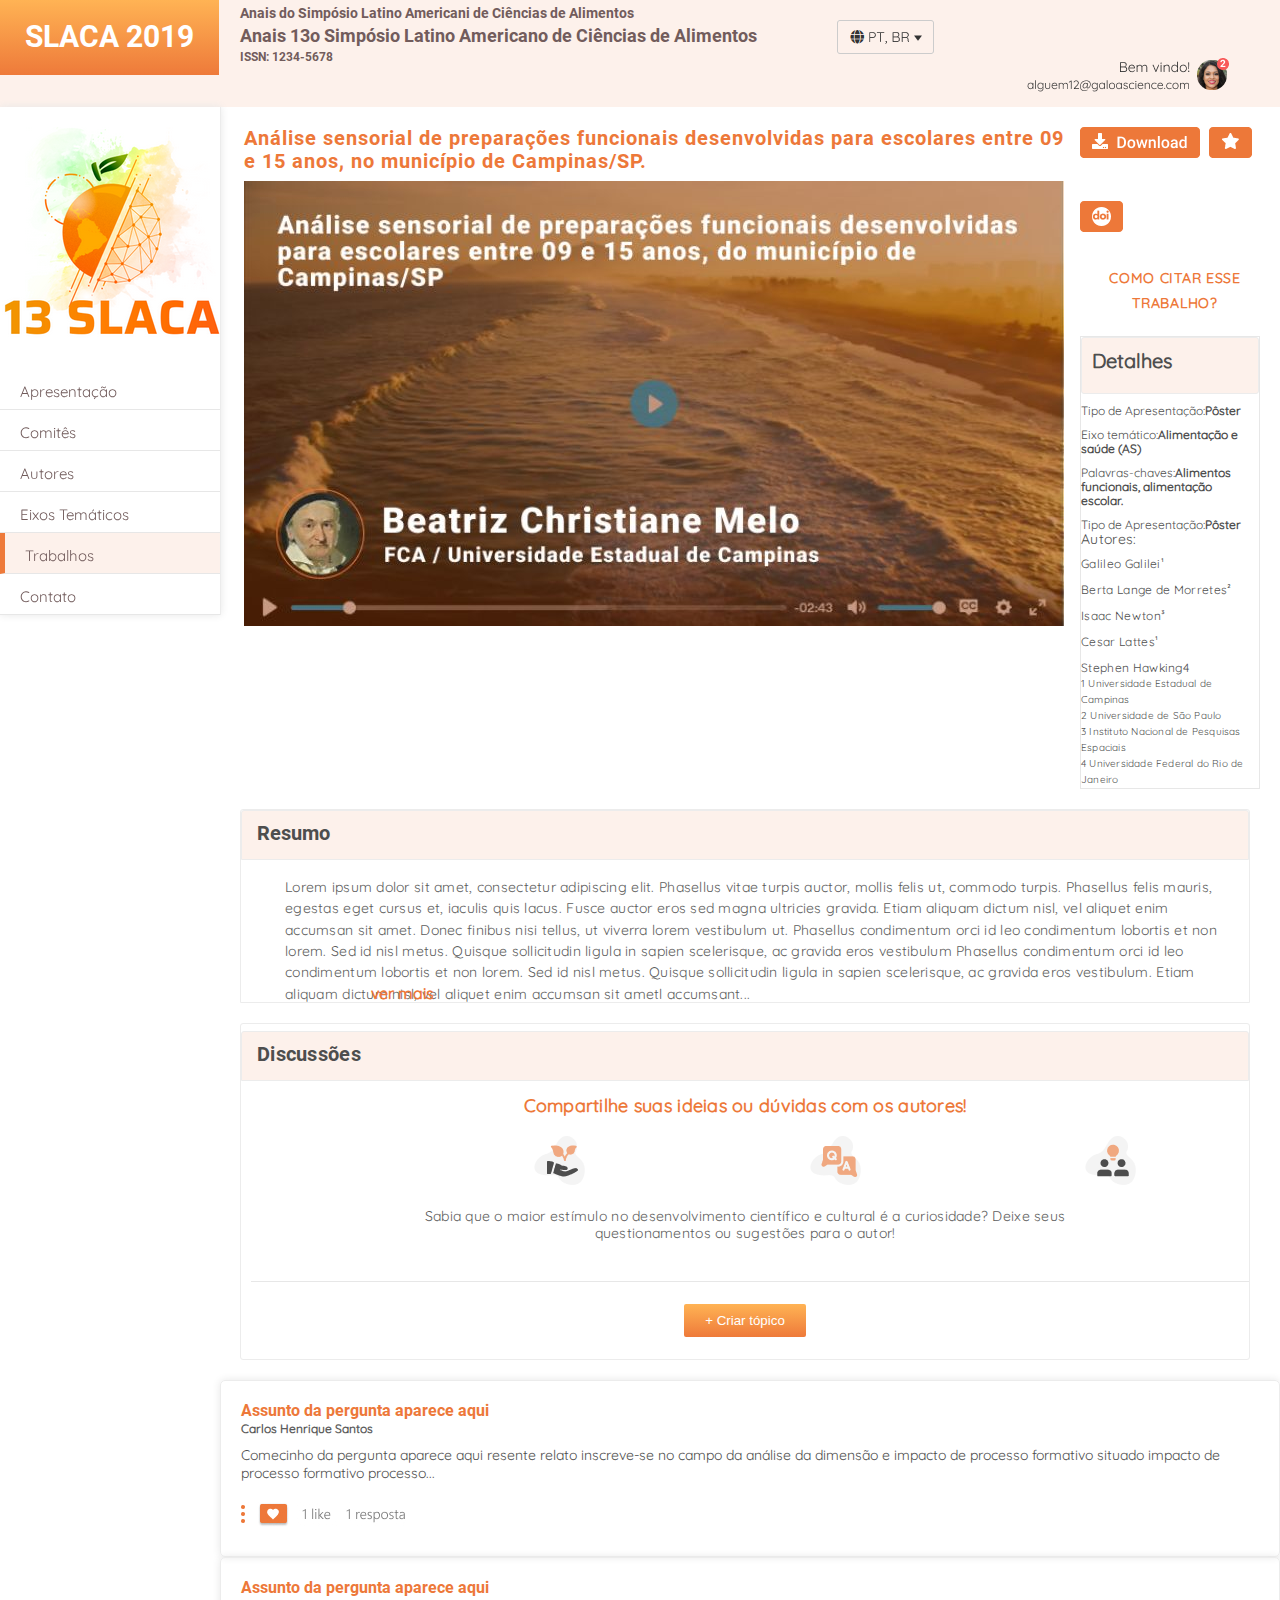
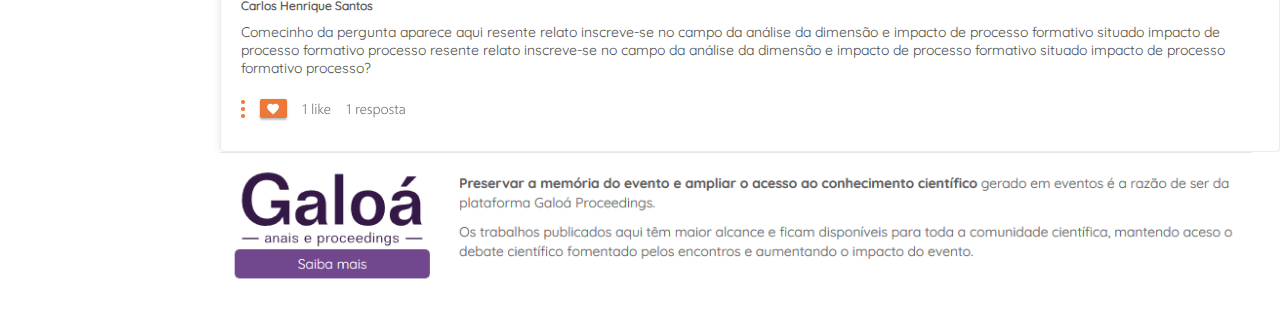
<file: index.html>
<!DOCTYPE html>
<html>
<lang="pt-br"></lang>
<head>
	<meta charset="utf-8">
	<title>SLACA 2019</title>
	<meta name="SLACA 2019" content="13o Simpósio Latino Americano de Ciência de Alimentos.">
	<link rel="stylesheet" href="style.css">
	
</head>

<body>
	<header>
		<div class="header" class="grid-5">
			<a href="index.html">
			<h1>SLACA 2019</h1></a>
		</div>
			
		<div class="header-body" class="grid-8">
			<h2>Anais do Simpósio Latino Americani de Ciências de Alimentos</h2>
				<h3>Anais 13o Simpósio Latino Americano de Ciências de Alimentos</h3>
					<p>ISSN: 1234-5678</p>
			</div>
	
		<div class="header-right">
			<img src="img/botao-idiomas.png" alt="Botão de idiomas">
				<span><img src="img/login.png" alt="Foto do perfil"></span>
					</div>		
</header>

		<section>
			<div class="menu-lista" class= "grid-4">					    
				<ul>
					<img src="img/slaca-13.png" alt="Logo 13 SLACA">
						<li><a href="index.html">Apresentação</a></li>
						<li><a href="index.html">Comitês</a></li>
						<li><a href="index.html">Autores</a></li>
						<li><a href="index.html">Eixos Temáticos</a></li>
						<li class="menu-ativo"><a href="index.html">Trabalhos</a></li>
						<li><a href="index.html">Contato</a></li>
					</ul>
				</div>
		</section>
			
		<section class="video">
			<div class="grid-14">
				<h2>Análise sensorial de preparações funcionais desenvolvidas para escolares
					entre 09 e 15 anos, no município de Campinas/SP.</h2>
									<!-- Inserir Video -->
					<img src="img/video.jpg" alt="video">
				</div>
		</section>
							
		<section class="mais-informacoes">
				<div class="botoes">
					<ul>
						<li><img src="img/download-button.png"></li>
						<li><img src="img/favorite-button.png"></li>
						<li><img src="img/doi-button.png"></li>
					</ul>
						<h2>Como citar esse trabalho?</h2>
				</div>
					
								
				<div class="sobre" class="grid-3">
						<h3>Detalhes</h3>							
							<ul>
								<li>Tipo de Apresentação:<b>Pôster</b></li>
								<li>Eixo temático:<b>Alimentação e saúde (AS)</b></li>
								<li>Palavras-chaves:<b>Alimentos funcionais, alimentação escolar.</b></li>
								<li>Tipo de Apresentação:<b>Pôster</b></li>
							</ul>				
				
						<div class="autores">
								<h4>Autores:</h4>
									<ul>
										<li>Galileo Galilei¹</li>
										<li>Berta Lange de Morretes²</li>
										<li>Isaac Newton³</li>
										<li>Cesar Lattes¹</li>
										<li>Stephen Hawking4</li>
								</ul>
									<p>1 Universidade Estadual de Campinas<br>
									2 Universidade de São Paulo<br>
									3 Instituto Nacional de Pesquisas Espaciais<br>
									4 Universidade Federal do Rio de Janeiro</p>
								</div>
							</div>						
					</section>

				<section class="corpo" class="grid-10">
						<div class="resumo">
						<h3>Resumo</h3>	
			<p>Lorem ipsum dolor sit amet, consectetur adipiscing elit. Phasellus vitae
					 turpis auctor, mollis felis ut, commodo turpis. Phasellus felis mauris,
							egestas eget cursus et, iaculis quis lacus. Fusce auctor eros sed magna 
	 						 ultricies gravida. Etiam aliquam dictum nisl, vel aliquet enim accumsan 
						  sit amet. Donec finibus nisi tellus, ut viverra lorem vestibulum ut. 
							   Phasellus condimentum orci id leo condimentum lobortis et non lorem. 
	 							  Sed id nisl metus. Quisque sollicitudin ligula in sapien scelerisque, 
	 						  ac gravida eros vestibulum Phasellus condimentum orci id leo condimentum 
									   lobortis et non lorem. Sed id nisl metus. Quisque sollicitudin ligula in 
	 							  sapien scelerisque, ac gravida eros vestibulum.  Etiam aliquam dictum nisl, 
	 								  vel aliquet enim accumsan sit ametl accumsant...</p>

									  <div class="texto-completo">
									  <div id ="extensao" style="display: none">
										<p>
											Lorem ipsum dolor sit amet, consectetur adipiscing elit. Phasellus vitae turpis auctor, mollis felis ut, commodo turpis. Phasellus felis mauris, egestas eget cursus et, iaculis quis lacus. Fusce auctor eros sed magna ultricies gravida. Etiam aliquam dictum nisl, vel aliquet enim accumsan sit amet. Donec finibus nisi tellus, ut viverra lorem vestibulum ut. Phasellus condimentum orci id leo condimentum lobortis et non lorem. Sed id nisl metus. Quisque sollicitudin ligula in sapien scelerisque, ac gravida eros vestibulum.
											</p>
								
										<p>Fusce vitae luctus dui. Donec id euismod mauris, in volutpat urna. Proin dapibus consequat feugiat. Proin dictum justo arcu, quis vestibulum augue lacinia quis. Sed dignissim dui nulla, ut faucibus mauris sodales id. Aliquam erat volutpat. Maecenas dolor enim, tincidunt id elit non, suscipit interdum turpis. Etiam finibus urna libero, eget interdum eros volutpat ullamcorper. Pellentesque et pretium lorem. Aenean interdum quis diam ac porttitor. Cras nec ipsum pulvinar, pharetra libero non, ornare enim. Etiam in laoreet odio.
											</p>         
											
										<p>Nam eget tristique elit, at fermentum tellus. Mauris scelerisque ligula id eleifend feugiat. Donec eleifend vehicula sem nec dapibus. Integer scelerisque neque dui, in lacinia erat molestie eu. Phasellus maximus dui eget lacus porta tempor. Ut ex nibh, dignissim quis purus semper, efficitur facilisis turpis. Praesent blandit elementum ultricies. Aliquam sit amet enim sit amet nulla pulvinar lobortis consectetur non odio. Phasellus at lacus hendrerit, vulputate nisi sit amet, viverra mauris. Etiam eu scelerisque orci. Quisque sagittis, mi vitae pharetra iaculis, orci elit eleifend massa, eu posuere mauris odio id odio. Morbi eu libero luctus, consectetur lorem vel, interdum sapien. Aenean in porta arcu. Maecenas eu maximus massa.
											</p>
											
										<p>Praesent velit dolor, dignissim sed quam ac, efficitur porta justo. Pellentesque porta pharetra felis ut hendrerit. Nulla facilisi. Aliquam erat volutpat. Nunc sit amet faucibus quam. Maecenas dapibus luctus dolor at viverra. Duis nec fringilla libero. Duis risus nibh, viverra ac orci nec, iaculis dictum sem. Aliquam at malesuada arcu. Aliquam erat volutpat. Donec varius ipsum purus, ut vehicula purus placerat vitae. Lorem ipsum dolor sit amet, consectetur.
										</p>

									  </div>
									  <a onclick="Mudarestado('extensao')"><h4 id="btn">ver mais</h4></a>
					  </div>						
					</div>
	
		<section class="discussao">
		<div class="adicionar-comentario">
			<h2>Discussões</h2>
			<h3>Compartilhe suas ideias ou dúvidas com os autores!</h3>
		<ul>
			<li><img src="img/icone1.png"></li>
			<li><img src="img/icone2.png"></li>
			<li><img src="img/icone3.png"></li>
		</ul>
		<p>Sabia que o maior estímulo no desenvolvimento científico e 
			cultural é a curiosidade? Deixe seus<br> questionamentos ou sugestões para o autor!</p>
		<button class="btn-adicionar" type="button" onclick="Mudarestado('adicionar-topico')"><a id="btn">+ Criar tópico</a></button>

		<div id="adicionar-topico" style="display: none;">
			<div class="adicionar">
				<h2>Discussões</h2>
				<p>Tem uma dúvida ou sugestão? Compartilhe seu feedback com os autores!</p>
				<label for="assunto">Assunto</label>
				<input type="text"  name="topico" placeholder="Defina um tópico sucinto para notificar os autores..." required>
				<label for="mensagem">Conteúdo</label>
					<textarea id="mensagem" name="mensagem" required></textarea>
					<div class="grid-10">
					<a href="comentarios.html" class="btn-adicionar">Enviar</a>
		</div>
		</div>
		</div>
	</section>
		
		<divsection class="perguntas">
		<div class="pergunta-1">
			<h2>Assunto da pergunta aparece aqui</h2>
			<h3>Carlos Henrique Santos</h3>
			<p>Comecinho da pergunta aparece aqui resente relato inscreve-se no campo da análise da dimensão
				 e impacto de processo formativo situado impacto de processo formativo processo...</p>
				 <img src="img/comentario-1.jpg">
		</div>
		<div class="comentario-da-pergunta">
		<div class="pergunta-2">
			<h2>Assunto da pergunta aparece aqui</h2>
			<h3>Carlos Henrique Santos</h3>
			<p>Comecinho da pergunta aparece aqui resente relato inscreve-se no campo da análise da dimensão e
				 impacto de processo formativo situado impacto de processo formativo processo resente relato inscreve-se no campo da análise da dimensão e impacto de processo formativo situado impacto de processo formativo processo?</p>
				 <img src="img/comentario-1.jpg">
			 </div>
			</div>

		</section>

	



	<footer>
		<div class="footer">
			<img src="img/footer-galoa.png">
		</div>
	</footer>

	<script src="script.js"></script>
	
</body>
</html>
</file>
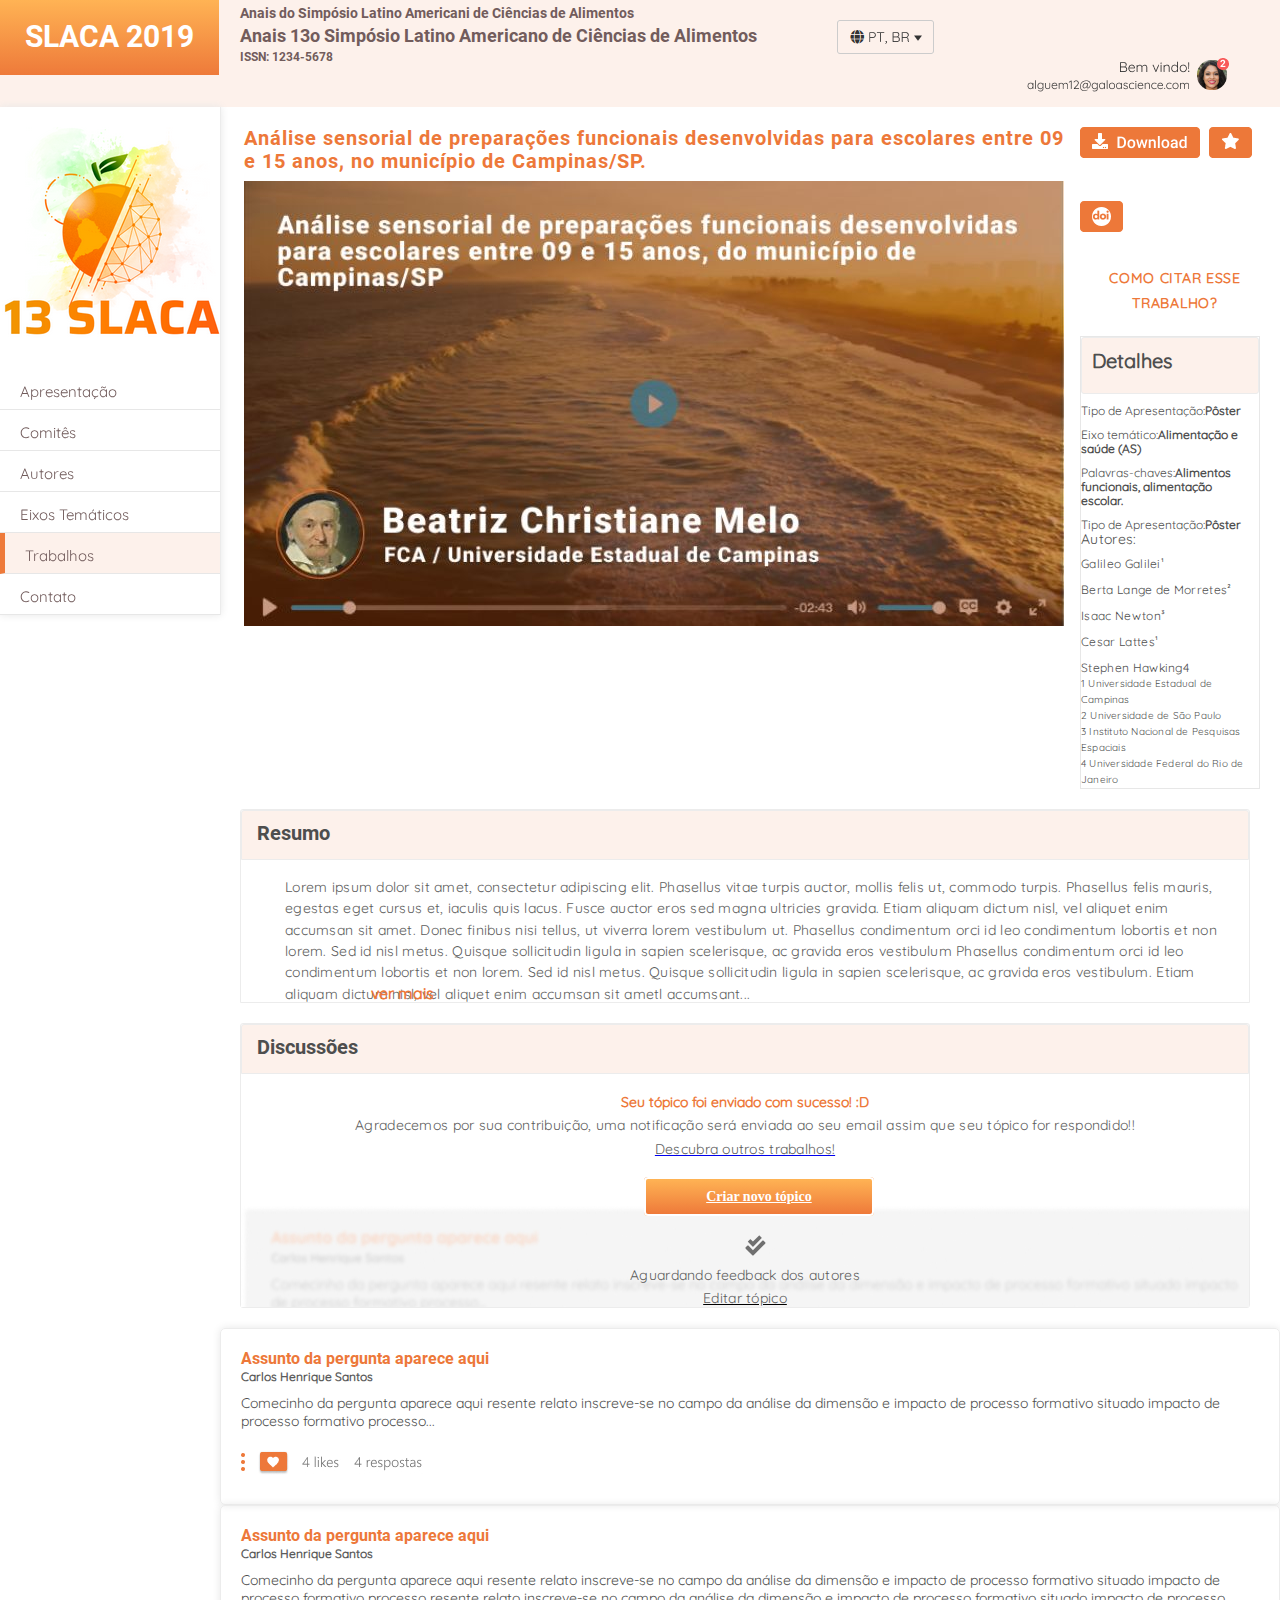
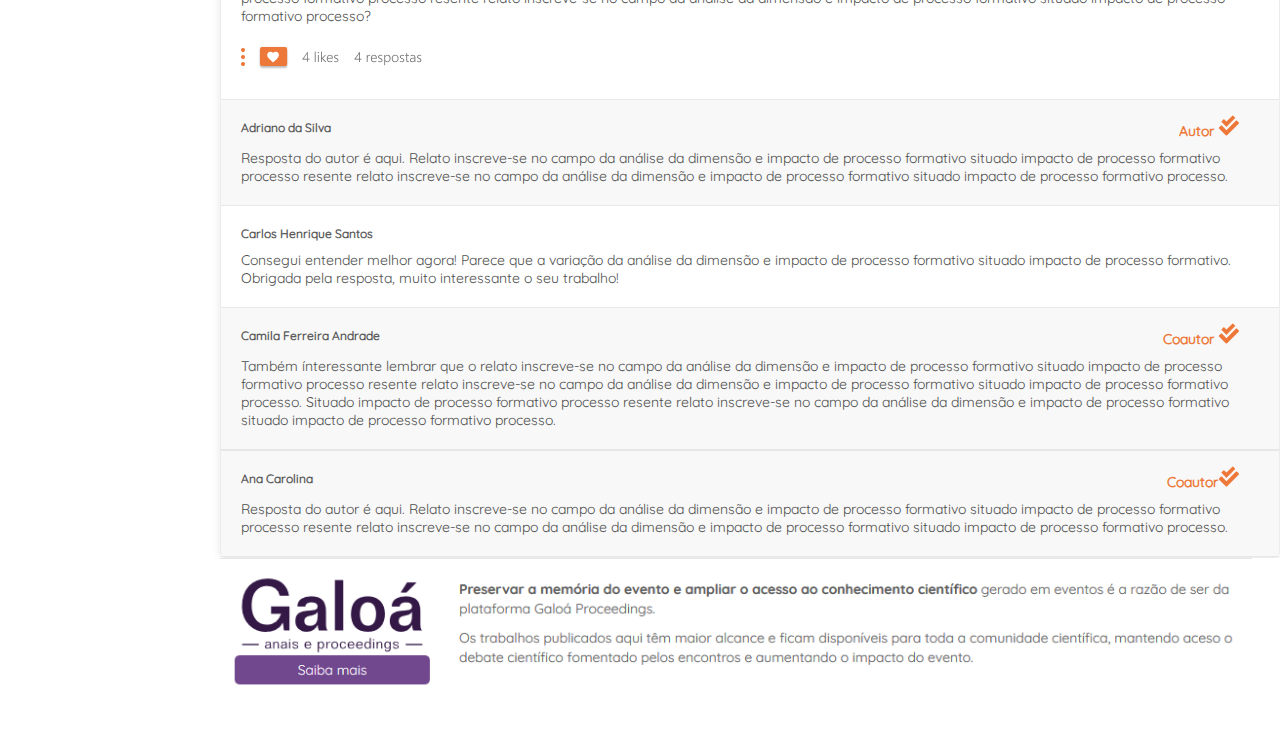
<file: comentarios.html>
<!DOCTYPE html>
<html>
<lang="pt-br"></lang>
<head>
	<meta charset="utf-8">
	<title>SLACA 2019</title>
	<meta name="SLACA 2019" content="13o Simpósio Latino Americano de Ciência de Alimentos.">
	<link rel="stylesheet" href="style.css">
	
</head>

<body>
	<header>
		<div class="header" class="grid-5">
			<a href="index.html">
			<h1>SLACA 2019</h1></a>
		</div>
			
		<div class="header-body" class="grid-8">
			<h2>Anais do Simpósio Latino Americani de Ciências de Alimentos</h2>
				<h3>Anais 13o Simpósio Latino Americano de Ciências de Alimentos</h3>
					<p>ISSN: 1234-5678</p>
			</div>
	
		<div class="header-right" class="grid-4">
			<btn><img src="img/botao-idiomas.png" alt="Botão de idiomas"></btn>
				<span><img src="img/login.png" alt="Foto do perfil"></span>
					</div>		
</header>

		<section>
			<div class="menu-lista" class= "grid-4">					    
				<ul>
					<img src="img/slaca-13.png" alt="Logo 13 SLACA">
						<li><a href="index.html">Apresentação</a></li>
						<li><a href="index.html">Comitês</a></li>
						<li><a href="index.html">Autores</a></li>
						<li><a href="index.html">Eixos Temáticos</a></li>
						<li class="menu-ativo"><a href="index.html">Trabalhos</a></li>
						<li><a href="index.html">Contato</a></li>
					</ul>
				</div>
		</section>
			
		<section class="video">
			<div class="grid-14">
				<h2>Análise sensorial de preparações funcionais desenvolvidas para escolares
					entre 09 e 15 anos, no município de Campinas/SP.</h2>
									<!-- Inserir Video -->
					<img src="img/video.jpg" alt="video">
				</div>
		</section>
							
		<section class="mais-informacoes">
				<div class="botoes">
					<ul>
						<li><img src="img/download-button.png"></li>
						<li><img src="img/favorite-button.png"></li>
						<li><img src="img/doi-button.png"></li>
					</ul>
						<h2>Como citar esse trabalho?</h2>
				</div>
					
								
				<div class="sobre" class="grid-3">
						<h3>Detalhes</h3>							
							<ul>
								<li>Tipo de Apresentação:<b>Pôster</b></li>
								<li>Eixo temático:<b>Alimentação e saúde (AS)</b></li>
								<li>Palavras-chaves:<b>Alimentos funcionais, alimentação escolar.</b></li>
								<li>Tipo de Apresentação:<b>Pôster</b></li>
							</ul>				
				
						<div class="autores">
								<h4>Autores:</h4>
									<ul>
										<li>Galileo Galilei¹</li>
										<li>Berta Lange de Morretes²</li>
										<li>Isaac Newton³</li>
										<li>Cesar Lattes¹</li>
										<li>Stephen Hawking4</li>
								</ul>
									<p>1 Universidade Estadual de Campinas<br>
									2 Universidade de São Paulo<br>
									3 Instituto Nacional de Pesquisas Espaciais<br>
									4 Universidade Federal do Rio de Janeiro</p>
								</div>
							</div>						
					</section>

				<section class="corpo" class="grid-10">
						<div class="resumo">
						<h3>Resumo</h3>	
			<p>Lorem ipsum dolor sit amet, consectetur adipiscing elit. Phasellus vitae
					 turpis auctor, mollis felis ut, commodo turpis. Phasellus felis mauris,
							egestas eget cursus et, iaculis quis lacus. Fusce auctor eros sed magna 
	 						 ultricies gravida. Etiam aliquam dictum nisl, vel aliquet enim accumsan 
						  sit amet. Donec finibus nisi tellus, ut viverra lorem vestibulum ut. 
							   Phasellus condimentum orci id leo condimentum lobortis et non lorem. 
	 							  Sed id nisl metus. Quisque sollicitudin ligula in sapien scelerisque, 
	 						  ac gravida eros vestibulum Phasellus condimentum orci id leo condimentum 
									   lobortis et non lorem. Sed id nisl metus. Quisque sollicitudin ligula in 
	 							  sapien scelerisque, ac gravida eros vestibulum.  Etiam aliquam dictum nisl, 
	 								  vel aliquet enim accumsan sit ametl accumsant...</p>

									  <div class="texto-completo">
									  <div id ="extensao" style="display: none">
										<p>
											Lorem ipsum dolor sit amet, consectetur adipiscing elit. Phasellus vitae turpis auctor, mollis felis ut, commodo turpis. Phasellus felis mauris, egestas eget cursus et, iaculis quis lacus. Fusce auctor eros sed magna ultricies gravida. Etiam aliquam dictum nisl, vel aliquet enim accumsan sit amet. Donec finibus nisi tellus, ut viverra lorem vestibulum ut. Phasellus condimentum orci id leo condimentum lobortis et non lorem. Sed id nisl metus. Quisque sollicitudin ligula in sapien scelerisque, ac gravida eros vestibulum.
											</p>
								
										<p>Fusce vitae luctus dui. Donec id euismod mauris, in volutpat urna. Proin dapibus consequat feugiat. Proin dictum justo arcu, quis vestibulum augue lacinia quis. Sed dignissim dui nulla, ut faucibus mauris sodales id. Aliquam erat volutpat. Maecenas dolor enim, tincidunt id elit non, suscipit interdum turpis. Etiam finibus urna libero, eget interdum eros volutpat ullamcorper. Pellentesque et pretium lorem. Aenean interdum quis diam ac porttitor. Cras nec ipsum pulvinar, pharetra libero non, ornare enim. Etiam in laoreet odio.
											</p>         
											
										<p>Nam eget tristique elit, at fermentum tellus. Mauris scelerisque ligula id eleifend feugiat. Donec eleifend vehicula sem nec dapibus. Integer scelerisque neque dui, in lacinia erat molestie eu. Phasellus maximus dui eget lacus porta tempor. Ut ex nibh, dignissim quis purus semper, efficitur facilisis turpis. Praesent blandit elementum ultricies. Aliquam sit amet enim sit amet nulla pulvinar lobortis consectetur non odio. Phasellus at lacus hendrerit, vulputate nisi sit amet, viverra mauris. Etiam eu scelerisque orci. Quisque sagittis, mi vitae pharetra iaculis, orci elit eleifend massa, eu posuere mauris odio id odio. Morbi eu libero luctus, consectetur lorem vel, interdum sapien. Aenean in porta arcu. Maecenas eu maximus massa.
											</p>
											
										<p>Praesent velit dolor, dignissim sed quam ac, efficitur porta justo. Pellentesque porta pharetra felis ut hendrerit. Nulla facilisi. Aliquam erat volutpat. Nunc sit amet faucibus quam. Maecenas dapibus luctus dolor at viverra. Duis nec fringilla libero. Duis risus nibh, viverra ac orci nec, iaculis dictum sem. Aliquam at malesuada arcu. Aliquam erat volutpat. Donec varius ipsum purus, ut vehicula purus placerat vitae. Lorem ipsum dolor sit amet, consectetur.
										</p>

									  </div>
									  <a onclick="Mudarestado('extensao')"><h4 id="btn">ver mais</h4></a>
	  </div>						</div>
	
	 
	  <div class="discussao">
		<div class="comentario-enviado">
			<h2>Discussões</h2>
			<h3><b>Seu tópico foi enviado com sucesso! :D</b></h3>
			<p>Agradecemos por sua contribuição, uma notificação será enviada ao seu email assim que seu tópico for respondido!!</p>
			<a href="5.html"><p>Descubra outros trabalhos!</p></a>
			<div class="criar">
				<a href="2.html" class="btn-criar"> Criar novo tópico</a>
			</div>
				
				<div class="aguardando" class="grid-14">
					<img src="img/check.svg">
					<p>Aguardando feedback dos autores</p>
					<a><p>Editar tópico</p></a>
				</div>
			</div>
		</div>



			<div class="perguntas">
		<div class="pergunta-1">
			<h2>Assunto da pergunta aparece aqui</h2>
			<h3>Carlos Henrique Santos</h3>
			<p>Comecinho da pergunta aparece aqui resente relato inscreve-se no campo da análise da dimensão
				 e impacto de processo formativo situado impacto de processo formativo processo...</p>
				<img src="img/card-footer.jpg">
		</div>
		<div class="comentario-da-pergunta">
		<div class="pergunta-2">
			<h2>Assunto da pergunta aparece aqui</h2>
			<h3>Carlos Henrique Santos</h3>
			<p>Comecinho da pergunta aparece aqui resente relato inscreve-se no campo da análise da dimensão e
				 impacto de processo formativo situado impacto de processo formativo processo resente relato inscreve-se no campo da análise da dimensão e impacto de processo formativo situado impacto de processo formativo processo?</p>
				 <img src="img/card-footer.jpg">
				 </div>
							 
			 <div class="comentario-1">
				 <h3>Adriano da Silva</h3>
				 <span><p>Autor <img src="img/enviado-icon.svg"></p></span>
					 <p>Resposta do autor é aqui. Relato inscreve-se no campo da análise da dimensão e impacto de processo formativo situado impacto de processo formativo processo resente relato inscreve-se no campo da análise da dimensão
						  e impacto de processo formativo situado impacto de processo formativo processo.</p>
						
						</div>

			<div class="comentario-2">
				<h3>Carlos Henrique Santos</h3>
					<p>Consegui entender melhor agora! Parece que a variação da análise da dimensão e impacto de processo formativo situado impacto de processo formativo.
						<br>Obrigada pela resposta, muito interessante o seu trabalho! </p>
			</div>
			
			<div class="comentario-3">
				<h3>Camila Ferreira Andrade</h3>
				<span><p>Coautor <img src="img/enviado-icon.svg"></p></span>
					<p>Também ínteressante lembrar que o relato inscreve-se no campo da análise da dimensão e impacto de processo formativo situado impacto de processo formativo processo resente relato inscreve-se no campo da análise da dimensão e impacto de processo formativo situado impacto de processo formativo processo.

						Situado impacto de processo formativo processo resente relato inscreve-se no campo da análise da dimensão e impacto de processo formativo situado impacto de processo formativo processo.</p>
					
					</div>

			<div class="comentario-4">
				<h3>Ana Carolina</h3>
				<span><p>Coautor<img src="img/enviado-icon.svg"></p></span>
					<p>Resposta do autor é aqui. Relato inscreve-se no campo da análise da dimensão e impacto de processo formativo situado impacto de processo formativo processo resente relato inscreve-se no campo da análise da dimensão e
							 impacto de processo formativo situado impacto de processo formativo processo.</p>
					</div>
			</div>
			</div>
			</div>
		</section>

	



	<footer>
		<div class="footer">
			<img src="img/footer-galoa.png">
		</div>
	</footer>

	<script src="script.js"></script>
	
</body>
</html>
</file>
<file: style.css>
/* Normalize */

html {
    line-height: 1.15;
    -webkit-text-size-adjust: 100%;
}

body {
    margin:0;
}

main {
    display:block;
}

h1 {
    font-size: 2em; 
    margin: 0.67em 0;
}


button,
select {
    text-transform: none;
}

/* Corrigir estilo de clique em iOS */


/* Remover borda e padding no Firefox */

button::-moz-focus-iner,
[type="button"]::-moz-focus-inener,
[type="reset"]::-moz-focus-inner,
[type="submit"]::-moz-focus-inner {
    border-style: none;
    padding:0;
}

/* Corrigir o padding no Firefox */

fieldset {
    padding:0.35em 0.75em 0.625em;
}
/* Restaura o estilo de acordo com a regra */

button:-moz-focusring,
[type="button"]:-moz-focusring,
[type="reset"]:-moz-focusring,
[type="submit"]:-moz-focusring {
  outline: 1px dotted ButtonText;
}

/* Reset text-decoration */

a {
    text-decoration: none;
}

ol, ul {
    list-style:none;
}

html, body, div, span, iframe, h1, h2, h3, h4, h5, h6, p, blockquote, a, em, img, dl, dt, dd, ol, ul, li, fieldset, form, label, legend, article, footer, header, nav, section, main {
	margin: 0;
	padding: 0;
	border: 0;
	vertical-align: baseline;
}

h1, h2, h3, h4, h5, h6, p, a, ul {
	font-size: 1em;
	font-weight: normal;
}


/* Grid */

.grid-1 	{width: 40px;}
.grid-2 	{width: 100px;}
.grid-3 	{width: 160px;}
.grid-4 	{width: 220px;}
.grid-5 	{width: 280px;}
.grid-6 	{width: 340px;}
.grid-7 	{width: 400px;}
.grid-8 	{width: 460px;}
.grid-9 	{width: 520px;}
.grid-10 	{width: 580px;}
.grid-11 	{width: 640px;}
.grid-12 	{width: 700px;}
.grid-13 	{width: 760px;}
.grid-14 	{width: 820px;}
.grid-15 	{width: 880px;}
.grid-16 	{width: 940px;}
.grid-1-3	{width: 300px;}

/* Font Style */

@font-face {
    font-family: 'Quicksand';
    src: url('Quicksand-Regular.ttf');
    }
    @font-face {
        font-family: 'Roboto';
        src: url('Roboto-Bold.ttf');
    }
/* Btn */

.btn-enviar {
    padding: 10px 60px;
}

.criar {
    margin-top:30px;
}

.btn-criar {
    background: linear-gradient(#FFB354,#EE7A3A );
    color:#FFF;
    border: solid 2px;
    padding: 10px 60px;
    font-weight: bold;
    border-radius:4px;
    margin-left:40%;  
    margin-bottom:20px; 
 }

/* Header */

.header h1 {
    font-family: 'Roboto';
     font-weight: bold;
    font-size: 30px;
    color:#fff;
    text-align: center;
    background:linear-gradient(#FFB354,#EE7A3A );
    display: flex;
    position: fixed;
    padding: 20px 25px;
}

.header-body {
    background:#FDF1EB;
    font-family: Roboto;
    color:#725c5c;
    margin-left: 240px;
    float:left; 
}

.header-body h2 {
    font-size: 14px;
    line-height: 16.41px;
    height: 18px;
    padding-top:5px;

}

.header-body h3 {
    font-size: 18px;
    line-height: 26px;
    height: 26px;
    padding-right: 80px;
}

.header-body p{
    font-size: 12px;
    line-height: 16.41px;
    height: 16px;   
 }


.header-right {
    background:#FDF1EB;
    padding-top:20px;
    padding-bottom: 10px;
}


.header-right span {
   padding-left: 190px;
}

/* Menu */

.menu-lista {
    position: fixed;
    box-shadow: (0,0,0, 0.25); 
    border-right:solid  #ECECEC 1px; 
    box-shadow: 0px 0px 8px #e7e7e7;
}

.menu-lista img {
    max-width: 100%;
}

.menu-lista li  {
    font-family: 'Quicksand';
    text-transform: Medium;
    font-size: 15px;
    line-height:26px;
    height: 30px;
    padding-top: 10px;
    border-bottom:solid 0.5px #E7E7E7;
    box-shadow: #E7E7E7;
    padding-left: 20px;
}

.menu-lista li a {
    color:#725c5c;
}

.menu-ativo {
    background: #FDF1EB;
    padding-left: 20px;
    border-left: solid 5px #EE7A3A;
}


/* Vídeo */

.video {
    margin-left:244px;
    float:left;    
}

.video img {
    max-width: 100%;
}

.video h2 {
    font-family: 'Roboto';
    font-weight: bold;
    font-size: 20px;
    line-height:25x;
    letter-spacing: 0.05em;
    color:#ED7839;
    padding-top:20px;
    height: 54px;  
}

/* Menu lateral para Mais Informações */

.mais-informacoes {
    margin-right: 20px;
    font-family: 'Quicksand';
    color:#4E4E4E;
    text-align: left;
    margin-left:1080px;
   }


.botoes ul li {
    border-radius: 5px;
    display: inline-block;
   margin: 20px 5px 20px 0px;  
}

.mais-informacoes h2 {
    font-weight: bold;
    font-size: 14px;
    color:#ED7839;
    line-height: 25px;
    letter-spacing: 0.05em;
    text-transform: uppercase; 
    text-align: center;
    padding: 10px 0px 20px 10px;
 
}

.mais-informacoes h3 {
     font-size:20px;
     line-height: 25px;
    font-weight: bold;
    background-color:#FDF1EB;
     border: solid 1px  #ECECEC;
    border-radius: 3px;
    padding: 10px 0px 20px 10px;
  }


 
 .sobre {
     border: solid 0.3px #e7e7e7;
 } 

.sobre ul li {
    font-size: 12px;
    line-height: 14px;  
    padding-top:10px; 
    padding-right: 15px;   
}

.autores {
     line-height: 14.4px;
    letter-spacing: 0.02em;
   }


.autores ul li {
    font-size:12px;
    line-height: 16px;
}

.autores h4 {
    font-size: 14px;
    line-height: 14.4px;
}
.autores p  {
     font-size: 10px;
     line-height: 16px;
    letter-spacing: 0.02em;
}


/*Conteúdo do meio do site*/



.corpo {
    margin-left:220px;
 }

/* Resumo */

.resumo {
    margin: 20px 30px 20px 20px;
    border:solid  #ECECEC 1px; 
    border: solid 1px  #ECECEC;
    border-radius: 3px 3px 0px 0px;
  }


.resumo h3 {
    font-family: 'Roboto';
    font-size:20px;
    line-height: 25px;
    font-weight: bold;
    color:#4E4E4E;
    text-align: left;
    background-color:#FDF1EB;
    height: 38px;
    border: solid 1px  #ECECEC;
    border-radius: 3px 3px 0px 0px;
    padding-top:10px;
    padding-left:15px;
}

.resumo  p{
    font-family: 'Quicksand';
    font-style: normal;
     font-size: 14px;
    line-height:21.33px;
    color:#5c5c5c;
    letter-spacing:0.02em;
    padding-top: 7px;
    padding-left: 24px;
    padding-bottom: 20px;
    margin: 10px 20px 10px 20px; 
 
}

.texto-completo h4{
    color:#ED7839;
    font-weight: bold;
    padding-left: 10px;
    font-family: 'Quicksand';
    margin-top: -51px;
    margin-left: 120px;
}

/* Slide index- Área para adicionar comentário*/

.adicionar-comentario  ul li {
    display:inline-block;
    padding:20px;
   margin-left: 180px;
}

.adicionar h2, .adicionar-comentario h2, .comentario-enviado h2 {
   font-family:'Roboto';
   font-size:20px;
   line-height: 25px;
   font-weight: bold;
   color:#4E4E4E;
   text-align: left;
   background-color:#FDF1EB;
   height: 38px;
   border: solid 1px  #ECECEC;
   border-radius: 3px 3px 0px 0px;
   padding-top:10px;
   padding-left:15px;
}

.adicionar-comentario h3 {
   font-family:'Quicksand';
   font-style: normal;
   font-weight: bold;
   font-size: 18px;
   line-height:20px;
   color:#ED7839;
   text-align: center;
   padding-top:15px;

}


/*Página 2 com o formulário para adicionar um comentário */

.adicionar h3 h4 {
    font-family: 'Quicksand';
    font-size: 14px;
    height: 18px;

   }

.adicionar h3 {
    text-align: center;
}

.adicionar h4 {
    text-align: right;
}

.adicionar label {
    display:block;
    padding-left:20px;
}

.adicionar input, textarea, .editar {
    margin: 10px 20px;
    width:90%;
    border: solid 1px #cccccc;
}


.editar {
    background-color: #cccccc;
    border:solid 1px #cccccc;
}
.editar span {
   padding-left: 20px;
   margin-top: 10px;
}


.editar a {
   margin-left: 860px;
   padding: 9px 30px;
  border: none;


}

.btn-adicionar {
    background: linear-gradient(#FFB354,#EE7A3A );
    color:#FFF;
    border: solid 2px;
    padding: 9px 21px;
    font-weight: bold;
    border-radius:4px;
   margin-left: 10%;
   margin: 20px 0px;
    
 }

/*Página 4 com mensagem de quem foi enviado o comentário */

.discussao {
    margin:20px 30px 20px 20px;
    border: solid 1px #ECECEC;
    border-radius: 3px;
}

.comentario-enviado img {
    margin-left:50%;
}
.comentario-enviado p, .adicionar p, .adicionar-comentario  {
    font-family:'Quicksand';
    font-style: normal;
    font-size: 14px;
    color:#5c5c5c;
    letter-spacing:0.02em;   
    padding-top: 7px;
    text-align: center;
 }

 .comentario-enviado h3{
     font-family: 'Quicksand';
     font-size: 14px;
     color:#ED7839;
     text-align: center;
     padding-top:20px;
 }



.adicionar-comentario p:after {
    content: "";
    display: block;
    margin-top: 40px;
    height: 1px;
    background: #E7E7E7;
   margin-left:10px;

}


.comentario-enviado a{
    font-family: 'Quicksand-Regular';
    font-size: 14px;
    text-decoration: underline;
    text-align: center;
}
.aguardando {
    background: url('img/comentario-enviado.jpg') no-repeat;
    padding-top: 30px;
}

 
 /*Página 5 com perguntas e comentários */

.perguntas img {
    padding-top:20px;
}

.perguntas {
    color:#4D4D4D;
    line-height: 18px;
    text-align: left;
}


.pergunta-1, .pergunta-2{
    padding: 20px 20px 25px 20px; 
}

.perguntas h2, .discussao label{
    font-family: 'Roboto';
    font-style: normal;
    font-weight: bold;
    font-size: 16px;
    line-height:20px;
    color:#ED7839;
   }
.discussao label {
    text-align: left;
    padding-left: 20px;
}
.perguntas h3{
    font-family:'Quicksand';
    font-style: normal;
    font-weight: bold;
    font-size: 12px;
    line-height:15px;
    color:#5c5c5c;
    padding-bottom: 10px;
   }

.perguntas p, .comentario-da-pergunta p{
   font-family:'Quicksand';
   font-style: normal;
    font-size: 14px;
    line-height:18px;
    color:#4D4D4D;
}



.pergunta-1, .comentario-da-pergunta {
    border:solid  #ECECEC 1px; 
    box-shadow: 0px 0px 8px #e7e7e7;
    border-radius: 5px;

}


.corpo span p{
    font-family:'Quicksand';
    font-style: normal;
    font-weight: bold;
    font-size: 14px;
    line-height:20px;
    color:#ED7839;
    text-align: right;
    margin-top:-50px;
    padding-right:20px;
    padding-bottom: 8px;
}


 .comentario-da-pergunta h3{
    width: 50%;   
    }



.comentario-1, .comentario-2, .comentario-3, .comentario-4{
    padding:20px;  
}


.comentario-1, .comentario-3, .comentario-4 {
    background-color: #F8F8F8;
    border-top:solid 0.1px #e7e7e7;
    border-bottom: solid 0.1px #e7e7e7;    
}

/* Footer */

.footer {
    margin-left: 220px;

}

.footer img {
    max-width: 100%;
}

/* Responsivo para mobile*/


@media only screen and (max-width: 787px) {
    .grid-1, .grid-2, .grid-3, .grid-4, .grid-5, .grid-6, .grid-7, .grid-8, .grid-9, .grid-10, .grid-11, .grid-12, .grid-13, .grid-14, .grid-15, .grid-16, .grid-1-3 {
        width: 300px;
        margin: 0 0 20px 0;
        float: none;
    }
    
    
.menu-lista, .video, .corpo, .mais-informacoes,.sobre, .footer, .btn-adicionar {
    position:relative;
    margin: 0px;
    padding-left: 0px;
    text-align: center;
}

.header h1 {
    position: relative;
    padding: 20px 150px;
    text-align: center;
}
.header-body {
    margin: 0px;
    float:none;  
    text-align: center;
}

.header-body p{
    padding-top: 30px;
}

.header-right {
    background-color: none;
    padding:0px;
    margin: 0px;
}

.header-right img {
    padding-left: 20px;
}

.adicionar-comentario ul li {
    margin:0px;
    padding: 10px 30px 0px 10px;
    display:inline-block;
}

.video {
    float: none;
    margin-left: 16px;
}
.video h2 {
    width:400px;
    margin-bottom: 30px;
}

.video img {
    max-width: 130%;
    margin:20px;
}

.editar a{
    position:absolute;
    padding:10px;
    margin:30px 10px 10px -25px;
}
}
</file>
